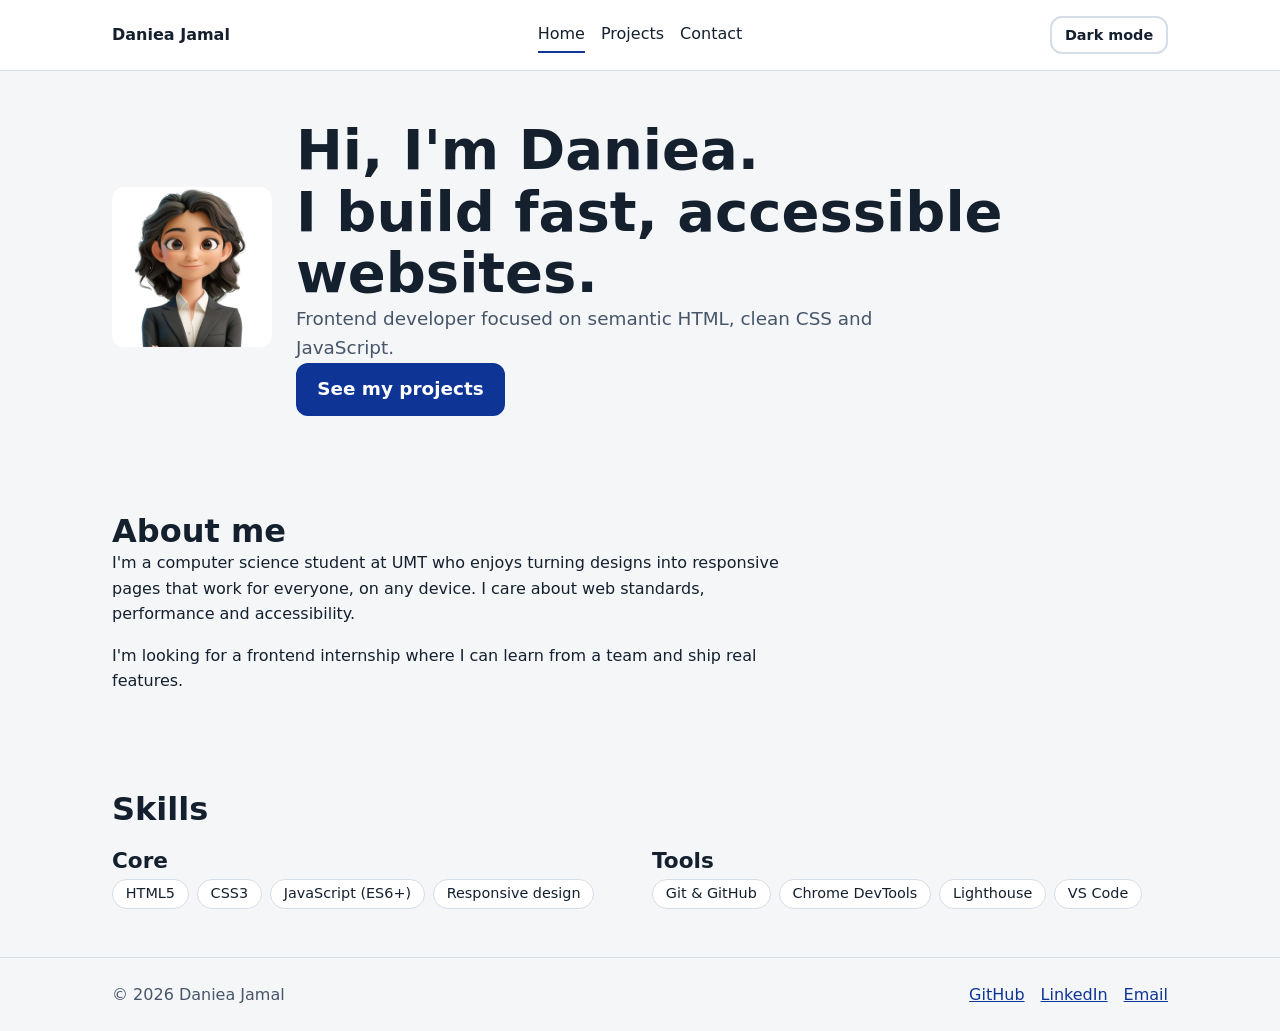
<file: index.html>
<!DOCTYPE html>
<html lang="en">
<head>
  <meta charset="utf-8">
  <meta name="viewport" content="width=device-width, initial-scale=1">
  <title>Daniea Jamal | Frontend Developer Portfolio</title>
  <meta name="description" content="Portfolio of DANIEA JAMAL, a frontend developer building fast, accessible, responsive websites with HTML, CSS and JavaScript.">
  <link rel="icon" href="me.jpg" type="image/jpeg">
  <link rel="stylesheet" href="style.css">
  <script src="script.js" defer></script>
</head>
<body>
  <a class="skip-link" href="#main">Skip to main content</a>
  <header class="site-header">
    <nav class="nav container" aria-label="Main">
      <a class="brand" href="index.html">Daniea Jamal</a>
      <div class="nav-links">
        <a href="index.html" aria-current="page">Home</a>
        <a href="projects.html">Projects</a>
        <a href="contact.html">Contact</a>
      </div>
      <button type="button" class="btn btn-outline btn-small" id="theme-toggle" aria-pressed="false">Dark mode</button>
    </nav>
  </header>
  <main id="main">
    <section class="container hero" aria-labelledby="hero-title">
      <img class="avatar" src="me.jpg" width="160" height="160" alt="Avatar character of me">
      <div>
        <h1 id="hero-title">Hi, I'm Daniea.<br>I build fast, accessible websites.</h1>
        <p>Frontend developer focused on semantic HTML, clean CSS and JavaScript.</p>
        <p><a class="btn" href="projects.html">See my projects</a></p>
      </div>
    </section>

    <section class="about" aria-labelledby="about-title">
      <div class="container">
        <h2 id="about-title">About me</h2>
        <p>I'm a computer science student at UMT who enjoys turning designs into responsive pages that work for everyone, on any device. I care about web standards, performance and accessibility.</p>
        <p>I'm looking for a frontend internship where I can learn from a team and ship real features.</p>
      </div>
    </section>

    <section aria-labelledby="skills-title">
      <div class="container">
        <h2 id="skills-title">Skills</h2>
        <div class="skills-groups">
          <div>
            <h3>Core</h3>
            <ul class="chips"><li>HTML5</li><li>CSS3</li><li>JavaScript (ES6+)</li><li>Responsive design</li></ul>
          </div>
          <div>
            <h3>Tools</h3>
            <ul class="chips"><li>Git &amp; GitHub</li><li>Chrome DevTools</li><li>Lighthouse</li><li>VS Code</li></ul>
          </div>
        </div>
      </div>
    </section>
  </main>

  <footer class="site-footer">
    <div class="container footer-inner">
      <p>&copy; 2026 Daniea Jamal</p>
      <ul class="footer-links">
        <li><a href="https://github.com/daniea-dev" rel="noopener">GitHub</a></li>
        <li><a href="https://www.linkedin.com/in/daniea-jamal" rel="noopener">LinkedIn</a></li>
        <li><a href="s2024266175@umt.edu.pk">Email</a></li>
      </ul>
    </div>
  </footer>
</body>
</html>
</file>
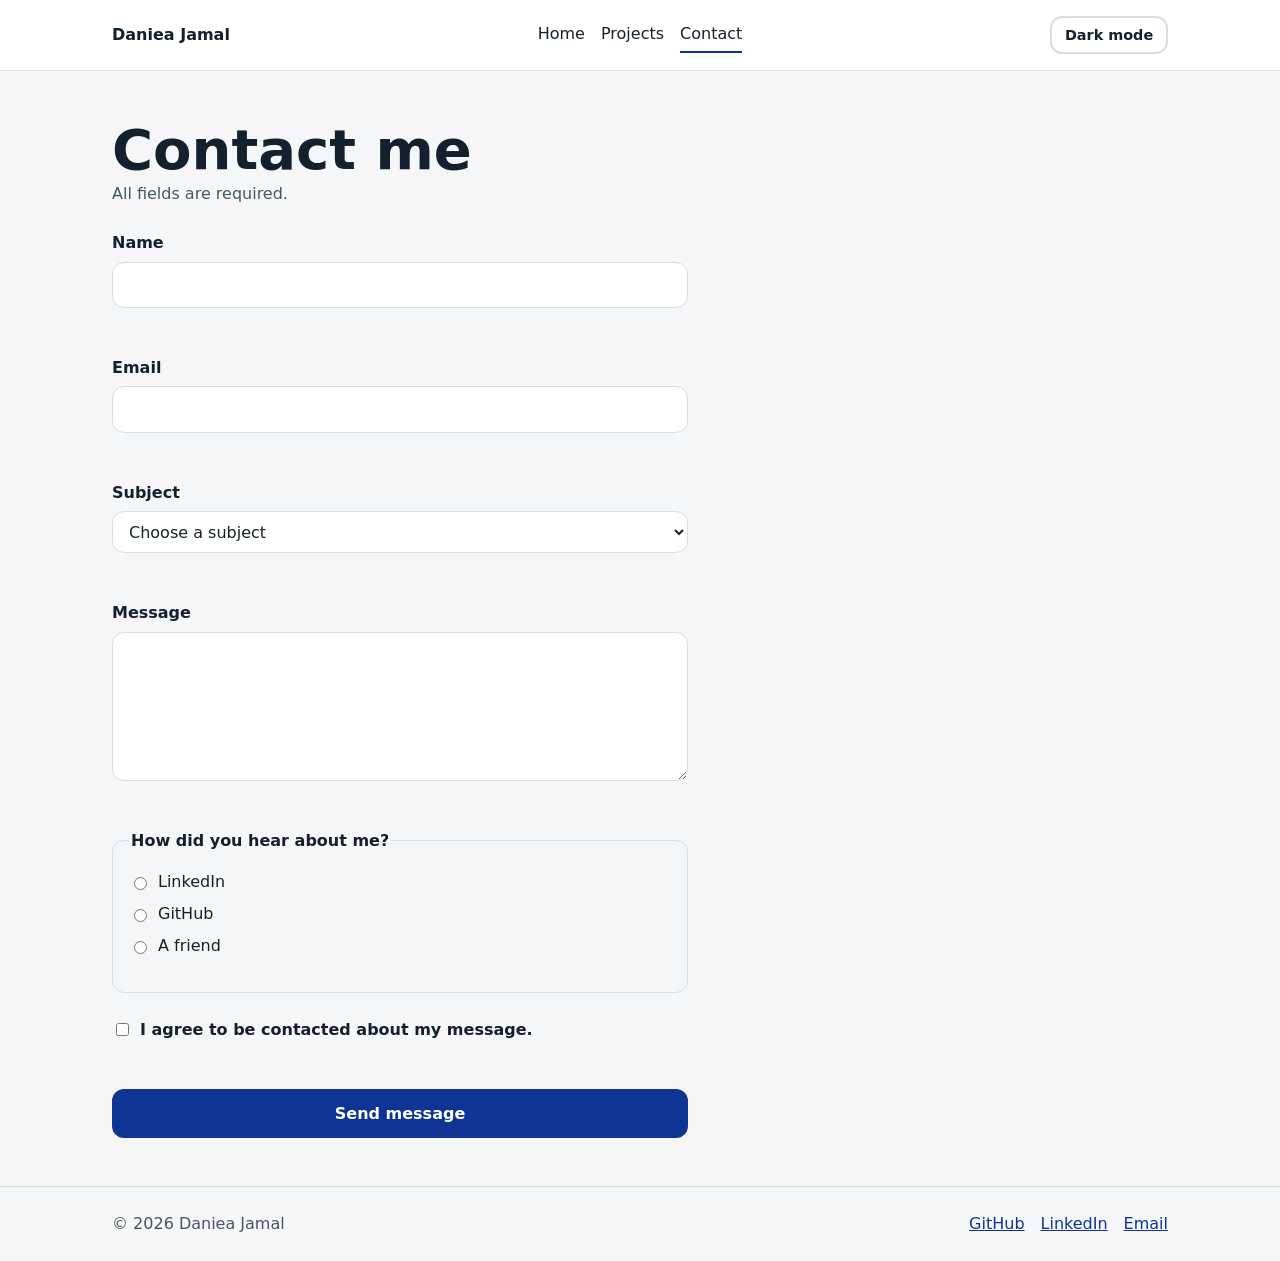
<file: contact.html>
<!DOCTYPE html>
<html lang="en">
<head>
  <meta charset="utf-8">
  <meta name="viewport" content="width=device-width, initial-scale=1">
  <title>Contact | Daniea Jamal</title>
  <meta name="description" content="Get in touch with me about internships, projects or collaboration.">
  <link rel="icon" href="me.jpg" type="image/jpeg">
    <link rel="stylesheet" href="style.css">
  <script src="script.js" defer></script>
</head>
<body>
  <a class="skip-link" href="#main">Skip to main content</a>
  <header class="site-header">
    <nav class="nav container" aria-label="Main">
      <a class="brand" href="index.html">Daniea Jamal</a>
      <div class="nav-links">
        <a href="index.html">Home</a>
        <a href="projects.html">Projects</a>
        <a href="contact.html" aria-current="page">Contact</a>
      </div>
      <button type="button" class="btn btn-outline btn-small" id="theme-toggle" aria-pressed="false">Dark mode</button>
    </nav>
  </header>
  <main id="main">
    <section class="container" aria-labelledby="contact-title">
      <h1 id="contact-title">Contact me</h1>
      <p class="muted">All fields are required.</p>

      <form id="contact-form" class="form" novalidate>
        <div class="field">
          <label for="name">Name</label>
          <input type="text" id="name" name="name" required minlength="3" autocomplete="name" aria-describedby="name-error">
          <p class="error" id="name-error"></p>
        </div>

        <div class="field">
          <label for="email">Email</label>
          <input type="email" id="email" name="email" required autocomplete="email" aria-describedby="email-error">
          <p class="error" id="email-error"></p>
        </div>

        <div class="field">
          <label for="subject">Subject</label>
          <select id="subject" name="subject" required aria-describedby="subject-error">
            <option value="">Choose a subject</option>
            <option value="internship">Internship opportunity</option>
            <option value="project">Project collaboration</option>
            <option value="feedback">Feedback</option>
            <option value="other">Other</option>
          </select>
          <p class="error" id="subject-error"></p>
        </div>

        <div class="field">
          <label for="message">Message</label>
          <textarea id="message" name="message" rows="5" required minlength="20" aria-describedby="message-error"></textarea>
          <p class="error" id="message-error"></p>
        </div>

        <fieldset aria-describedby="source-error">
          <legend>How did you hear about me?</legend>
          <div class="radio-row"><input type="radio" id="src-linkedin" name="source" value="linkedin" required><label for="src-linkedin">LinkedIn</label></div>
          <div class="radio-row"><input type="radio" id="src-github" name="source" value="github"><label for="src-github">GitHub</label></div>
          <div class="radio-row"><input type="radio" id="src-friend" name="source" value="friend"><label for="src-friend">A friend</label></div>
          <p class="error" id="source-error"></p>
        </fieldset>

        <div class="field">
          <div class="check-row">
            <input type="checkbox" id="consent" name="consent" required aria-describedby="consent-error">
            <label for="consent">I agree to be contacted about my message.</label>
          </div>
          <p class="error" id="consent-error"></p>
        </div>

        <button type="submit" class="btn">Send message</button>
        <p id="form-success" class="success" role="status" tabindex="-1" hidden></p>
      </form>
    </section>
  </main>

  <footer class="site-footer">
    <div class="container footer-inner">
      <p>&copy; 2026 Daniea Jamal</p>
      <ul class="footer-links">
        <li><a href="https://github.com/daniea-dev" rel="noopener">GitHub</a></li>
        <li><a href="https://www.linkedin.com/in/daniea-jamal" rel="noopener">LinkedIn</a></li>
        <li><a href="s2024266175@umt.edu.pk">Email</a></li>
      </ul>
    </div>
  </footer>
</body>
</html>
</file>
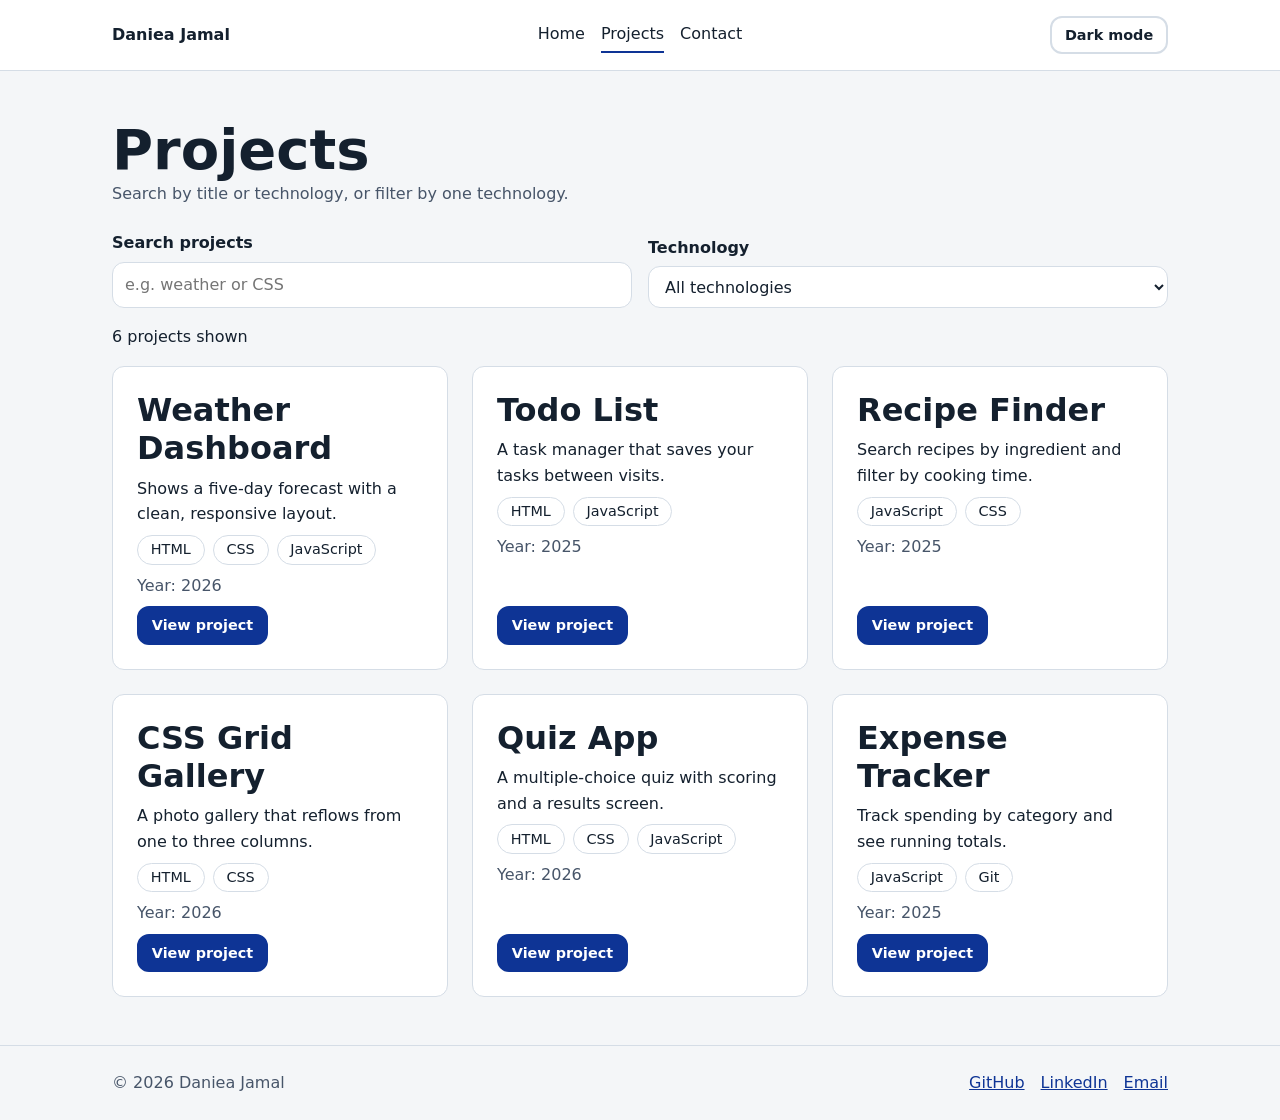
<file: projects.html>
<!DOCTYPE html>
<html lang="en">
<head>
  <meta charset="utf-8">
  <meta name="viewport" content="width=device-width, initial-scale=1">
  <title>Projects | Daniea Jamal</title>
  <meta name="description" content="Browse web projects by me. Search by title or filter by technology.">
  <link rel="icon" href="me.jpg" type="image/jpeg"> 
  <link rel="stylesheet" href="style.css">
  <script src="script.js" defer></script>
</head>
<body>
  <a class="skip-link" href="#main">Skip to main content</a>
  <header class="site-header">
    <nav class="nav container" aria-label="Main">
      <a class="brand" href="index.html">Daniea Jamal</a>
      <div class="nav-links">
        <a href="index.html">Home</a>
        <a href="projects.html" aria-current="page">Projects</a>
        <a href="contact.html">Contact</a>
      </div>
      <button type="button" class="btn btn-outline btn-small" id="theme-toggle" aria-pressed="false">Dark mode</button>
    </nav>
  </header>
  <main id="main">
    <section class="container" aria-labelledby="projects-title">
      <h1 id="projects-title">Projects</h1>
      <p class="muted">Search by title or technology, or filter by one technology.</p>

      <div class="filters">
        <div class="field">
          <label for="search">Search projects</label>
          <input type="search" id="search" placeholder="e.g. weather or CSS">
        </div>
        <div class="field">
          <label for="tech-filter">Technology</label>
          <select id="tech-filter">
            <option value="all">All technologies</option>
          </select>
        </div>
      </div>

      <p id="result-count" aria-live="polite"></p>
      <p id="empty-message" class="empty" hidden>No projects found</p>
      <div id="project-grid" class="card-grid"></div>
    </section>
  </main>

  <footer class="site-footer">
    <div class="container footer-inner">
      <p>&copy; 2026 Daniea Jamal</p>
      <ul class="footer-links">
        <li><a href="https://github.com/daniea-dev" rel="noopener">GitHub</a></li>
        <li><a href="https://www.linkedin.com/in/daniea-jamal" rel="noopener">LinkedIn</a></li>
        <li><a href="s2024266175@umt.edu.pk">Email</a></li>
      </ul>
    </div>
  </footer>
</body>
</html>
</file>
<file: style.css>
*, *::before, *::after { box-sizing: border-box; }
body, h1, h2, h3, p, ul { margin: 0; }
ul { padding: 0; list-style: none; }
img { max-width: 100%; height: auto; display: block; }

/*tokens*/
:root {
  --bg: #f4f6f8;
  --surface: #ffffff;
  --text: #14202e;
  --muted: #475569;
  --accent: #0e3495;
  --on-accent: #ffffff;
  --border: #d5dde6;
  --danger: #b42318;
  --success: #067647;
  --radius: 0.75rem;
  --space-1: 0.5rem;
  --space-2: 1rem;
  --space-3: 1.5rem;
  --space-4: 3rem;
  color-scheme: light;
}
@media (prefers-color-scheme: dark) {
  :root:not([data-theme="light"]) {
    --bg: #0e1621; --surface: #162232; --text: #e6edf5; --muted: #a8b8ca;
    --accent: #5eead4; --on-accent: #08241f; --border: #2a3b50;
    --danger: #ff8a80; --success: #6ee7a8; color-scheme: dark;
  }
}
:root[data-theme="dark"] {
  --bg: #0e1621; --surface: #162232; --text: #e6edf5; --muted: #a8b8ca;
  --accent: #5eead4; --on-accent: #08241f; --border: #2a3b50;
  --danger: #ff8a80; --success: #6ee7a8; color-scheme: dark;
}

/*base mobile first*/
body {
  font-family: system-ui, -apple-system, "Segoe UI", Roboto, sans-serif;
  background: var(--bg); color: var(--text); line-height: 1.6;
}
h1 { font-size: clamp(2rem, 5vw + 1rem, 3.5rem); line-height: 1.1; }
h2 { font-size: clamp(1.4rem, 2vw + 1rem, 2rem); line-height: 1.2; }
h3 { font-size: clamp(1.1rem, 1vw + 0.9rem, 1.35rem); }
a { color: var(--accent); }
.container { width: 100%; max-width: 68rem; margin-inline: auto; padding-inline: var(--space-2); }
section { padding-block: var(--space-4); }
.muted { color: var(--muted); }

/*keyboard focus */
a:focus-visible, button:focus-visible, input:focus-visible,
select:focus-visible, textarea:focus-visible {
  outline: 3px solid var(--accent); outline-offset: 3px;
}
.skip-link { position: absolute; left: -999px; }
.skip-link:focus { left: var(--space-1); top: var(--space-1); background: var(--surface); padding: var(--space-1); z-index: 10; }

/*header */
.site-header { background: var(--surface); border-bottom: 1px solid var(--border); }
.nav { display: flex; flex-wrap: wrap; align-items: center; justify-content: space-between; gap: var(--space-1) var(--space-2); padding-block: var(--space-2); }
.brand { font-weight: 700; text-decoration: none; color: var(--text); }
.nav-links { display: flex; flex-wrap: wrap; gap: var(--space-2); }
.nav-links a { color: var(--text); text-decoration: none; padding: 0.25rem 0; border-bottom: 2px solid transparent; }
.nav-links a:hover, .nav-links a[aria-current="page"] { border-bottom-color: var(--accent); }

/* buttons*/
.btn {
  display: inline-block; font: inherit; font-weight: 600; cursor: pointer;
  background: var(--accent); color: var(--on-accent); text-decoration: none;
  border: 2px solid var(--accent); border-radius: var(--radius); padding: 0.6rem 1.2rem;
}
.btn:hover { filter: brightness(1.1); }
.btn-outline { background: transparent; color: var(--text); border-color: var(--border); }
.btn-small { padding: 0.35rem 0.8rem; font-size: 0.9rem; }

/*home */
.hero { display: flex; flex-direction: column; gap: var(--space-3); align-items: flex-start; }
.hero p { max-width: 42rem; font-size: 1.15rem; color: var(--muted); }
.avatar { border-radius: var(--radius); }
.chips { display: flex; flex-wrap: wrap; gap: var(--space-1); }
.chips li { background: var(--surface); border: 1px solid var(--border); border-radius: 999px; padding: 0.15rem 0.8rem; font-size: 0.9rem; }
.skills-groups { display: grid; gap: var(--space-3); margin-top: var(--space-2); }
.about p + p { margin-top: var(--space-2); }
.about .container > p, .about h2 { max-width: 42rem; }

/*projects*/
.filters { display: flex; flex-direction: column; gap: var(--space-2); margin-block: var(--space-3) var(--space-2); }
.field { display: flex; flex-direction: column; gap: 0.35rem; }
.field label, legend { font-weight: 600; }
input[type="text"], input[type="email"], input[type="search"], select, textarea {
  font: inherit; color: var(--text); background: var(--surface);
  border: 1px solid var(--border); border-radius: var(--radius);
  padding: 0.6rem 0.75rem; width: 100%;
}
.card-grid { display: grid; grid-template-columns: 1fr; gap: var(--space-3); margin-top: var(--space-2); }
.card { background: var(--surface); border: 1px solid var(--border); border-radius: var(--radius); padding: var(--space-3); display: flex; flex-direction: column; gap: var(--space-1); }
.card .btn { align-self: flex-start; margin-top: auto; }
.empty { margin-top: var(--space-3); font-weight: 600; }

/* form*/
.form { display: grid; gap: var(--space-3); max-width: 36rem; margin-top: var(--space-3); }
fieldset { border: 1px solid var(--border); border-radius: var(--radius); padding: var(--space-2); margin: 0; }
.radio-row, .check-row { display: flex; align-items: center; gap: var(--space-1); }
.radio-row + .radio-row { margin-top: 0.4rem; }
.error { color: var(--danger); font-size: 0.9rem; min-height: 1.2em; }
[aria-invalid="true"] { border-color: var(--danger); }
.success { border: 2px solid var(--success); color: var(--success); border-radius: var(--radius); padding: var(--space-2); font-weight: 600; }

/* footer */
.site-footer { border-top: 1px solid var(--border); padding-block: var(--space-3); color: var(--muted); }
.footer-inner { display: flex; flex-wrap: wrap; justify-content: space-between; gap: var(--space-2); }
.footer-links { display: flex; gap: var(--space-2); }


@media (min-width: 640px) {
  .card-grid { grid-template-columns: repeat(2, 1fr); }
  .filters { flex-direction: row; align-items: flex-end; }
  .filters .field { flex: 1; }
  .hero { flex-direction: row; align-items: center; }
  .skills-groups { grid-template-columns: repeat(2, 1fr); }
}
@media (min-width: 1024px) {
  .card-grid { grid-template-columns: repeat(3, 1fr); }
}
@media (prefers-reduced-motion: no-preference) {
  .btn, .nav-links a { transition: filter 0.2s, border-color 0.2s; }
}
</file>
